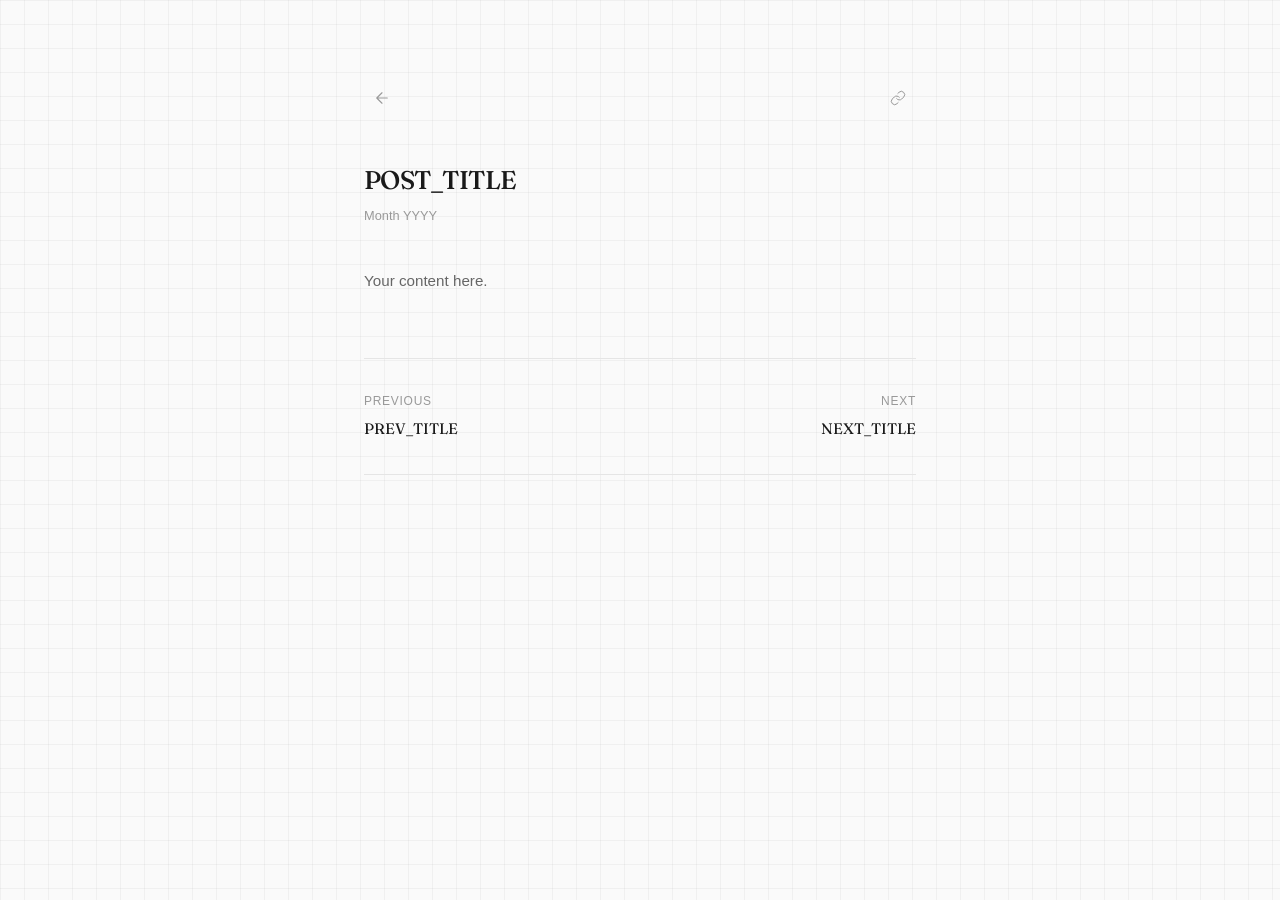
<file: notes/_template.html>
<!DOCTYPE html>
<html lang="en">
<head>
    <meta charset="UTF-8">
    <meta name="viewport" content="width=device-width, initial-scale=1.0">
    <title>POST_TITLE — Tyler Giroud</title>
    <meta name="description" content="POST_DESCRIPTION">
    <meta name="author" content="Tyler Giroud">

    <!-- Open Graph -->
    <meta property="og:title" content="POST_TITLE — Tyler Giroud">
    <meta property="og:description" content="POST_DESCRIPTION">
    <meta property="og:type" content="article">
    <meta property="og:url" content="https://tylergiroud.com/notes/POST_SLUG.html">

    <!-- Favicon -->
    <link rel="icon" type="image/png" sizes="32x32" href="../favicon-32.png">
    <link rel="apple-touch-icon" sizes="180x180" href="../apple-touch-icon.png">

    <link rel="preconnect" href="https://fonts.googleapis.com">
    <link rel="preconnect" href="https://fonts.gstatic.com" crossorigin>
    <link href="https://fonts.googleapis.com/css2?family=Fraunces:ital,opsz,wght@0,9..144,300;0,9..144,400;0,9..144,500;0,9..144,600;1,9..144,300;1,9..144,400&display=swap" rel="stylesheet">
    <link rel="stylesheet" href="../style.css">
</head>
<body>
    <main>
        <nav class="post-nav">
            <a href="../index.html" class="back-link">
                <svg width="18" height="18" viewBox="0 0 24 24" fill="none" xmlns="http://www.w3.org/2000/svg"><path d="M19 12H5M5 12L12 19M5 12L12 5" stroke="currentColor" stroke-width="1.5" stroke-linecap="round" stroke-linejoin="round"/></svg>
            </a>
            <button class="copy-link" onclick="navigator.clipboard.writeText(window.location.href).then(()=>{this.classList.add('copied');setTimeout(()=>this.classList.remove('copied'),2000)})">
                <svg class="copy-icon" width="16" height="16" viewBox="0 0 24 24" fill="none" xmlns="http://www.w3.org/2000/svg"><path d="M10 13a5 5 0 0 0 7.54.54l3-3a5 5 0 0 0-7.07-7.07l-1.72 1.71" stroke="currentColor" stroke-width="1.5" stroke-linecap="round" stroke-linejoin="round"/><path d="M14 11a5 5 0 0 0-7.54-.54l-3 3a5 5 0 0 0 7.07 7.07l1.71-1.71" stroke="currentColor" stroke-width="1.5" stroke-linecap="round" stroke-linejoin="round"/></svg>
                <svg class="check-icon" width="16" height="16" viewBox="0 0 24 24" fill="none" xmlns="http://www.w3.org/2000/svg"><path d="M20 6L9 17L4 12" stroke="currentColor" stroke-width="1.5" stroke-linecap="round" stroke-linejoin="round"/></svg>
            </button>
        </nav>

        <article class="post">
            <header class="post-header">
                <h1 class="post-title">POST_TITLE</h1>
                <time class="post-date" datetime="YYYY-MM-DD">Month YYYY</time>
            </header>

            <div class="post-body">
                <p>Your content here.</p>
            </div>
        </article>

        <nav class="post-pagination">
            <!-- Previous post (left side) — remove or leave placeholder if none -->
            <a href="PREV_SLUG.html" class="pagination-link pagination-prev">
                <span class="pagination-label">Previous</span>
                <span class="pagination-title">PREV_TITLE</span>
            </a>
            <!-- Next post (right side) — remove or leave placeholder if none -->
            <a href="NEXT_SLUG.html" class="pagination-link pagination-next">
                <span class="pagination-label">Next</span>
                <span class="pagination-title">NEXT_TITLE</span>
            </a>
        </nav>

    </main>
</body>
</html>
</file>
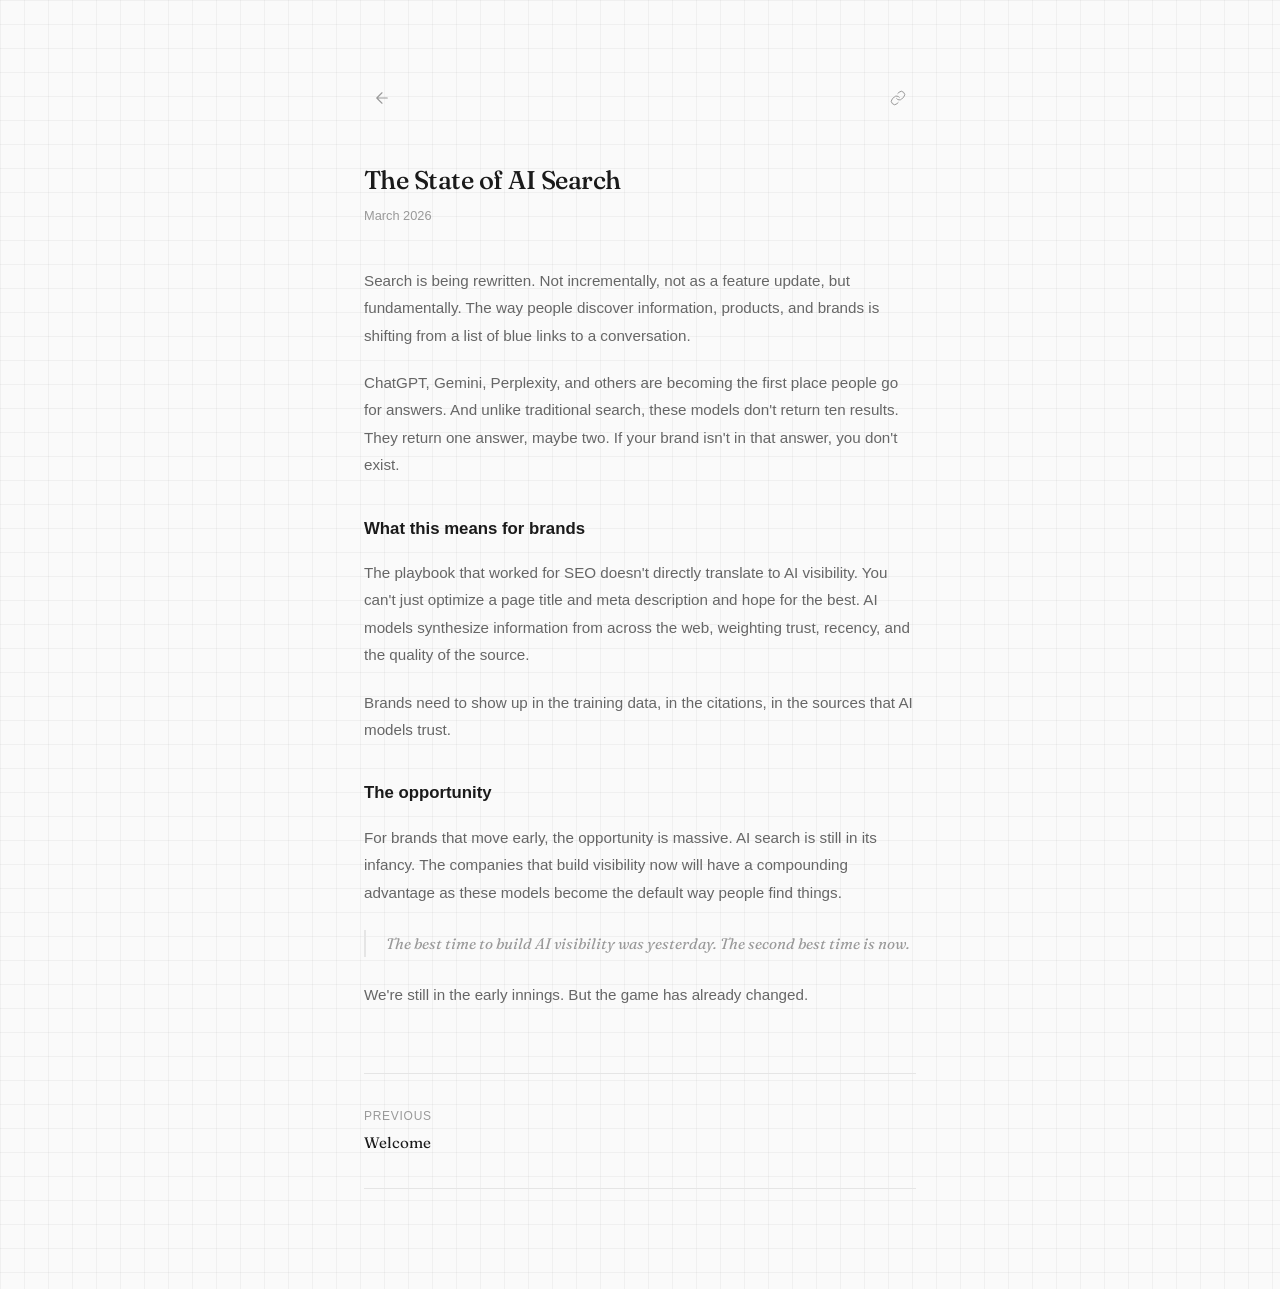
<file: notes/the-state-of-ai-search.html>
<!DOCTYPE html>
<html lang="en">
<head>
    <meta charset="UTF-8">
    <meta name="viewport" content="width=device-width, initial-scale=1.0">
    <title>The State of AI Search — Tyler Giroud</title>
    <meta name="description" content="How AI-powered search is reshaping discovery and what it means for brands trying to stay visible.">
    <meta name="author" content="Tyler Giroud">

    <!-- Open Graph -->
    <meta property="og:title" content="The State of AI Search — Tyler Giroud">
    <meta property="og:description" content="How AI-powered search is reshaping discovery and what it means for brands trying to stay visible.">
    <meta property="og:type" content="article">
    <meta property="og:url" content="https://tylergiroud.com/notes/the-state-of-ai-search.html">

    <!-- Favicon -->
    <link rel="icon" type="image/png" sizes="32x32" href="../favicon-32.png">
    <link rel="apple-touch-icon" sizes="180x180" href="../apple-touch-icon.png">

    <link rel="preconnect" href="https://fonts.googleapis.com">
    <link rel="preconnect" href="https://fonts.gstatic.com" crossorigin>
    <link href="https://fonts.googleapis.com/css2?family=Fraunces:ital,opsz,wght@0,9..144,300;0,9..144,400;0,9..144,500;0,9..144,600;1,9..144,300;1,9..144,400&display=swap" rel="stylesheet">
    <link rel="stylesheet" href="../style.css">
</head>
<body>
    <main>
        <nav class="post-nav">
            <a href="../index.html" class="back-link">
                <svg width="18" height="18" viewBox="0 0 24 24" fill="none" xmlns="http://www.w3.org/2000/svg"><path d="M19 12H5M5 12L12 19M5 12L12 5" stroke="currentColor" stroke-width="1.5" stroke-linecap="round" stroke-linejoin="round"/></svg>
            </a>
            <button class="copy-link" onclick="navigator.clipboard.writeText(window.location.href).then(()=>{this.classList.add('copied');setTimeout(()=>this.classList.remove('copied'),2000)})">
                <svg class="copy-icon" width="16" height="16" viewBox="0 0 24 24" fill="none" xmlns="http://www.w3.org/2000/svg"><path d="M10 13a5 5 0 0 0 7.54.54l3-3a5 5 0 0 0-7.07-7.07l-1.72 1.71" stroke="currentColor" stroke-width="1.5" stroke-linecap="round" stroke-linejoin="round"/><path d="M14 11a5 5 0 0 0-7.54-.54l-3 3a5 5 0 0 0 7.07 7.07l1.71-1.71" stroke="currentColor" stroke-width="1.5" stroke-linecap="round" stroke-linejoin="round"/></svg>
                <svg class="check-icon" width="16" height="16" viewBox="0 0 24 24" fill="none" xmlns="http://www.w3.org/2000/svg"><path d="M20 6L9 17L4 12" stroke="currentColor" stroke-width="1.5" stroke-linecap="round" stroke-linejoin="round"/></svg>
            </button>
        </nav>

        <article class="post">
            <header class="post-header">
                <h1 class="post-title">The State of AI Search</h1>
                <time class="post-date" datetime="2026-03-03">March 2026</time>
            </header>

            <div class="post-body">
                <p>Search is being rewritten. Not incrementally, not as a feature update, but fundamentally. The way people discover information, products, and brands is shifting from a list of blue links to a conversation.</p>

                <p>ChatGPT, Gemini, Perplexity, and others are becoming the first place people go for answers. And unlike traditional search, these models don't return ten results. They return one answer, maybe two. If your brand isn't in that answer, you don't exist.</p>

                <h2>What this means for brands</h2>

                <p>The playbook that worked for SEO doesn't directly translate to AI visibility. You can't just optimize a page title and meta description and hope for the best. AI models synthesize information from across the web, weighting trust, recency, and the quality of the source.</p>

                <p>Brands need to show up in the training data, in the citations, in the sources that AI models trust.</p>

                <h2>The opportunity</h2>

                <p>For brands that move early, the opportunity is massive. AI search is still in its infancy. The companies that build visibility now will have a compounding advantage as these models become the default way people find things.</p>

                <blockquote>
                    <p>The best time to build AI visibility was yesterday. The second best time is now.</p>
                </blockquote>

                <p>We're still in the early innings. But the game has already changed.</p>
            </div>
        </article>

        <nav class="post-pagination">
            <a href="welcome.html" class="pagination-link pagination-prev">
                <span class="pagination-label">Previous</span>
                <span class="pagination-title">Welcome</span>
            </a>
            <span class="pagination-placeholder"></span>
        </nav>

    </main>
</body>
</html>
</file>
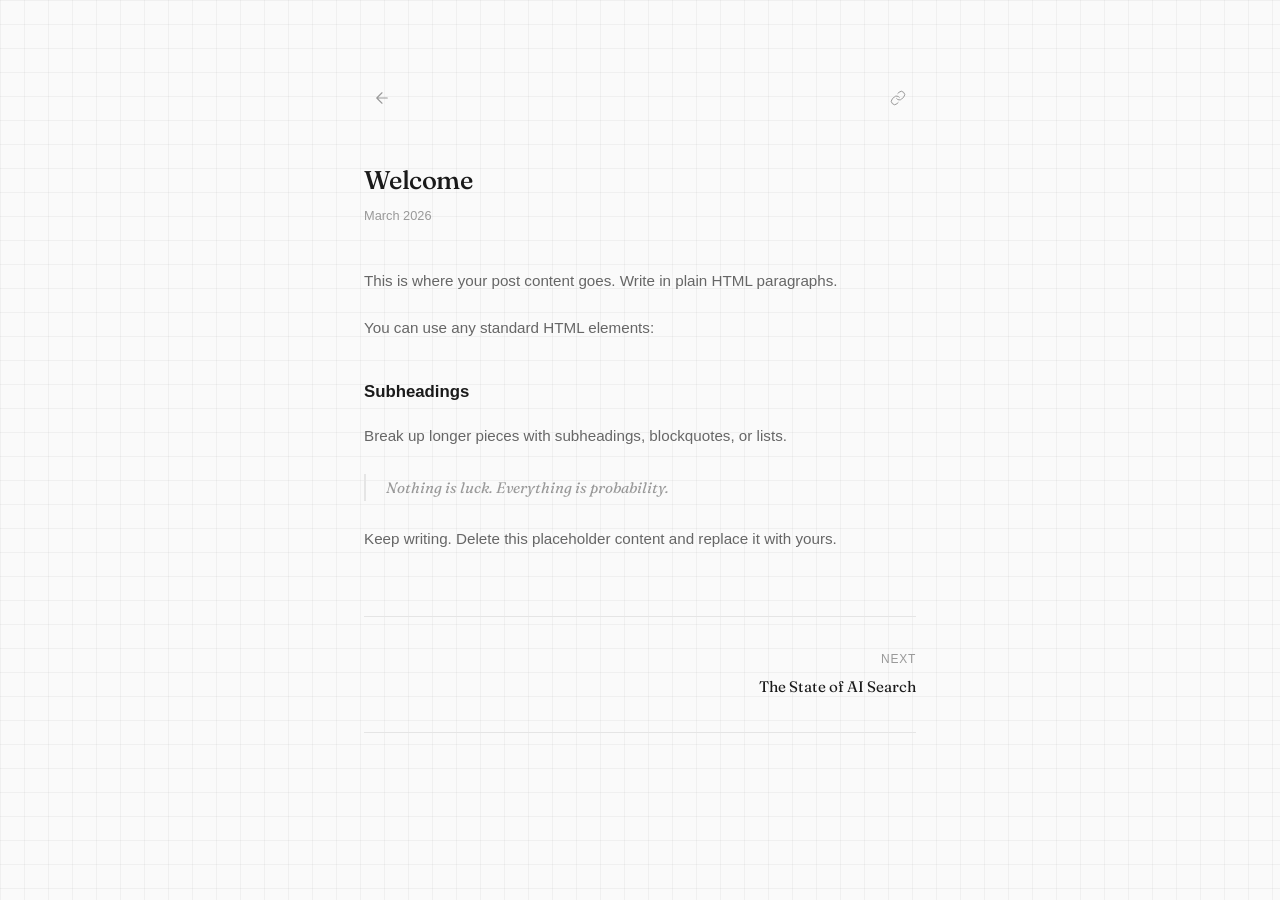
<file: notes/welcome.html>
<!DOCTYPE html>
<html lang="en">
<head>
    <meta charset="UTF-8">
    <meta name="viewport" content="width=device-width, initial-scale=1.0">
    <title>Welcome — Tyler Giroud</title>
    <meta name="description" content="Why I started this site — a space to write about AI, startups, and whatever else is worth saying.">
    <meta name="author" content="Tyler Giroud">

    <!-- Open Graph -->
    <meta property="og:title" content="Welcome — Tyler Giroud">
    <meta property="og:description" content="Why I started this site — a space to write about AI, startups, and whatever else is worth saying.">
    <meta property="og:type" content="article">
    <meta property="og:url" content="https://tylergiroud.com/notes/welcome.html">

    <!-- Favicon -->
    <link rel="icon" type="image/png" sizes="32x32" href="../favicon-32.png">
    <link rel="apple-touch-icon" sizes="180x180" href="../apple-touch-icon.png">

    <link rel="preconnect" href="https://fonts.googleapis.com">
    <link rel="preconnect" href="https://fonts.gstatic.com" crossorigin>
    <link href="https://fonts.googleapis.com/css2?family=Fraunces:ital,opsz,wght@0,9..144,300;0,9..144,400;0,9..144,500;0,9..144,600;1,9..144,300;1,9..144,400&display=swap" rel="stylesheet">
    <link rel="stylesheet" href="../style.css">
</head>
<body>
    <main>
        <nav class="post-nav">
            <a href="../index.html" class="back-link">
                <svg width="18" height="18" viewBox="0 0 24 24" fill="none" xmlns="http://www.w3.org/2000/svg"><path d="M19 12H5M5 12L12 19M5 12L12 5" stroke="currentColor" stroke-width="1.5" stroke-linecap="round" stroke-linejoin="round"/></svg>
            </a>
            <button class="copy-link" onclick="navigator.clipboard.writeText(window.location.href).then(()=>{this.classList.add('copied');setTimeout(()=>this.classList.remove('copied'),2000)})">
                <svg class="copy-icon" width="16" height="16" viewBox="0 0 24 24" fill="none" xmlns="http://www.w3.org/2000/svg"><path d="M10 13a5 5 0 0 0 7.54.54l3-3a5 5 0 0 0-7.07-7.07l-1.72 1.71" stroke="currentColor" stroke-width="1.5" stroke-linecap="round" stroke-linejoin="round"/><path d="M14 11a5 5 0 0 0-7.54-.54l-3 3a5 5 0 0 0 7.07 7.07l1.71-1.71" stroke="currentColor" stroke-width="1.5" stroke-linecap="round" stroke-linejoin="round"/></svg>
                <svg class="check-icon" width="16" height="16" viewBox="0 0 24 24" fill="none" xmlns="http://www.w3.org/2000/svg"><path d="M20 6L9 17L4 12" stroke="currentColor" stroke-width="1.5" stroke-linecap="round" stroke-linejoin="round"/></svg>
            </button>
        </nav>

        <article class="post">
            <header class="post-header">
                <h1 class="post-title">Welcome</h1>
                <time class="post-date" datetime="2026-03-03">March 2026</time>
            </header>

            <div class="post-body">
                <p>This is where your post content goes. Write in plain HTML paragraphs.</p>

                <p>You can use any standard HTML elements:</p>

                <h2>Subheadings</h2>

                <p>Break up longer pieces with subheadings, blockquotes, or lists.</p>

                <blockquote>
                    <p>Nothing is luck. Everything is probability.</p>
                </blockquote>

                <p>Keep writing. Delete this placeholder content and replace it with yours.</p>
            </div>
        </article>

        <nav class="post-pagination">
            <span class="pagination-placeholder"></span>
            <a href="the-state-of-ai-search.html" class="pagination-link pagination-next">
                <span class="pagination-label">Next</span>
                <span class="pagination-title">The State of AI Search</span>
            </a>
        </nav>

    </main>
</body>
</html>
</file>
<file: style.css>
/* === Reset & Base === */
*, *::before, *::after {
    margin: 0;
    padding: 0;
    box-sizing: border-box;
}

:root {
    --text: #1a1a1a;
    --text-secondary: #666;
    --text-tertiary: #999;
    --bg: #fafafa;
    --link: #1a1a1a;
    --link-hover: #555;
    --border: #e5e5e5;
    --font-body: "Helvetica Neue", Helvetica, Arial, sans-serif;
    --font-display: "Fraunces", Georgia, serif;
}

html {
    font-size: 16px;
    color-scheme: light dark;
    -webkit-font-smoothing: antialiased;
    -moz-osx-font-smoothing: grayscale;
}

body {
    font-family: var(--font-body);
    color: var(--text);
    background-color: var(--bg);
    background-image:
        linear-gradient(rgba(0, 0, 0, 0.04) 1px, transparent 1px),
        linear-gradient(90deg, rgba(0, 0, 0, 0.04) 1px, transparent 1px);
    background-size: 24px 24px;
    line-height: 1.7;
}

/* === Layout === */
main {
    max-width: 600px;
    margin: 0 auto;
    padding: 80px 24px 60px;
}

/* === Header === */
header {
    margin-bottom: 48px;
}

h1 {
    font-family: var(--font-display);
    font-size: 1.4rem;
    font-weight: 500;
    letter-spacing: -0.01em;
    margin-bottom: 4px;
}

.tagline {
    color: var(--text-secondary);
    font-size: 0.9rem;
}

.tagline a {
    color: var(--text-secondary);
    text-decoration: underline;
    text-underline-offset: 3px;
    text-decoration-color: var(--border);
}

.tagline a:hover {
    color: var(--text);
    text-decoration-color: var(--text);
}

/* === Intro === */
.intro {
    margin-bottom: 40px;
}

.intro p {
    font-size: 0.95rem;
    color: var(--text-secondary);
    margin-bottom: 16px;
}

.intro p:last-child {
    margin-bottom: 0;
}

/* === Inline Logo === */
.inline-logo {
    display: inline-block;
    width: 1em;
    height: 1em;
    vertical-align: -0.1em;
    margin-right: 3px;
    border-radius: 3px;
    object-fit: contain;
}

.inline-logo-link {
    color: var(--text-secondary);
    text-decoration: underline;
    text-underline-offset: 3px;
    text-decoration-color: var(--border);
    white-space: nowrap;
}

.inline-logo-link:hover {
    color: var(--text);
    text-decoration-color: var(--text);
}

/* === Tagline Row === */
.tagline-row {
    display: flex;
    align-items: center;
    justify-content: space-between;
}

/* === Meta (location + time) === */
.meta {
    display: flex;
    align-items: center;
    gap: 6px;
}

.meta-item {
    display: flex;
    align-items: center;
    gap: 4px;
    font-size: 0.8rem;
    color: var(--text-tertiary);
}

.meta-divider {
    font-size: 0.8rem;
    color: var(--text-tertiary);
}

.meta-icon {
    width: 12px;
    height: 12px;
    color: var(--text-tertiary);
}

/* === Links === */
.links {
    display: flex;
    flex-wrap: wrap;
    gap: 10px;
    margin-bottom: 56px;
    padding-bottom: 56px;
    border-bottom: 1px solid var(--border);
}

.links a {
    font-size: 0.82rem;
    color: var(--text-secondary);
    text-decoration: none;
    padding: 6px 16px;
    border: 1px solid var(--border);
    border-radius: 20px;
    transition: color 0.15s ease, border-color 0.15s ease, background-color 0.15s ease;
}

.links a:hover {
    color: var(--text);
    border-color: var(--text-tertiary);
    background-color: rgba(0, 0, 0, 0.02);
}

/* === Companies === */
.companies {
    margin-bottom: 56px;
    padding-bottom: 56px;
    border-bottom: 1px solid var(--border);
}

.companies h2 {
    font-size: 0.8rem;
    font-weight: 500;
    text-transform: uppercase;
    letter-spacing: 0.08em;
    color: var(--text-tertiary);
    margin-bottom: 20px;
}

.cards {
    display: grid;
    grid-template-columns: 1fr 1fr;
    gap: 16px;
}

.card {
    display: flex;
    flex-direction: column;
    background: #fff;
    border-radius: 12px;
    padding: 20px;
    text-decoration: none;
    color: var(--text);
    box-shadow: 0 1px 3px rgba(0, 0, 0, 0.04), 0 1px 2px rgba(0, 0, 0, 0.06);
    transition: box-shadow 0.2s ease, transform 0.2s ease;
}

.card:hover {
    box-shadow: 0 4px 12px rgba(0, 0, 0, 0.08), 0 2px 4px rgba(0, 0, 0, 0.06);
    transform: translateY(-1px);
}

.card-icon {
    width: 40px;
    height: 40px;
    margin-bottom: 16px;
}

.card-icon svg,
.card-icon img {
    width: 100%;
    height: 100%;
    border-radius: 8px;
    object-fit: contain;
}

.card-text h3 {
    font-size: 0.9rem;
    font-weight: 600;
    margin-bottom: 4px;
}

.card-text p {
    font-size: 0.8rem;
    color: var(--text-secondary);
    line-height: 1.5;
}

@media (max-width: 480px) {
    .cards {
        grid-template-columns: 1fr;
    }
}

/* === Writing === */
.notes {
    margin-bottom: 80px;
}

.notes h2 {
    font-size: 0.8rem;
    font-weight: 500;
    text-transform: uppercase;
    letter-spacing: 0.08em;
    color: var(--text-tertiary);
    margin-bottom: 20px;
}

.notes ul {
    list-style: none;
}

.notes li {
    display: flex;
    align-items: baseline;
    gap: 16px;
    padding: 8px 0;
}

.notes .date {
    font-size: 0.8rem;
    color: var(--text-tertiary);
    font-variant-numeric: tabular-nums;
    flex-shrink: 0;
    min-width: 36px;
}

.notes li a {
    font-family: var(--font-display);
    font-size: 0.95rem;
    font-weight: 400;
    color: var(--text);
    text-decoration: none;
    transition: color 0.15s ease;
}

.notes li a:hover {
    color: var(--text-secondary);
}

/* === Post Navigation === */
.post-nav {
    display: flex;
    align-items: center;
    justify-content: space-between;
    margin-bottom: 48px;
}

.back-link {
    display: inline-flex;
    align-items: center;
    justify-content: center;
    width: 36px;
    height: 36px;
    border-radius: 50%;
    color: var(--text-tertiary);
    text-decoration: none;
    transition: color 0.15s ease, background-color 0.15s ease;
}

.back-link:hover {
    color: var(--text);
    background-color: rgba(0, 0, 0, 0.04);
}

.copy-link {
    display: inline-flex;
    align-items: center;
    justify-content: center;
    width: 36px;
    height: 36px;
    border-radius: 50%;
    border: none;
    background: none;
    color: var(--text-tertiary);
    cursor: pointer;
    transition: color 0.15s ease, background-color 0.15s ease;
}

.copy-link:hover {
    color: var(--text);
    background-color: rgba(0, 0, 0, 0.04);
}

.copy-link .check-icon {
    display: none;
}

.copy-link.copied .copy-icon {
    display: none;
}

.copy-link.copied .check-icon {
    display: block;
    color: #22c55e;
}

/* === Post === */
.post-header {
    margin-bottom: 40px;
}

.post-title {
    font-family: var(--font-display);
    font-size: 1.6rem;
    font-weight: 500;
    letter-spacing: -0.02em;
    line-height: 1.3;
    margin-bottom: 8px;
}

.post-date {
    display: block;
    font-size: 0.8rem;
    color: var(--text-tertiary);
}

.post-body {
    margin-bottom: 64px;
}

.post-body p {
    font-size: 0.95rem;
    color: var(--text-secondary);
    margin-bottom: 20px;
    line-height: 1.8;
}

.post-body p:last-child {
    margin-bottom: 0;
}

.post-body h2 {
    font-size: 1.05rem;
    font-weight: 600;
    color: var(--text);
    margin-top: 36px;
    margin-bottom: 16px;
}

.post-body h3 {
    font-size: 0.95rem;
    font-weight: 600;
    color: var(--text);
    margin-top: 28px;
    margin-bottom: 12px;
}

.post-body blockquote {
    border-left: 2px solid var(--border);
    padding-left: 20px;
    margin: 24px 0;
}

.post-body blockquote p {
    font-family: var(--font-display);
    font-style: italic;
    color: var(--text-tertiary);
}

.post-body a {
    color: var(--text);
    text-decoration: underline;
    text-underline-offset: 3px;
    text-decoration-color: var(--border);
}

.post-body a:hover {
    text-decoration-color: var(--text);
}

.post-body ul,
.post-body ol {
    margin: 16px 0;
    padding-left: 24px;
}

.post-body li {
    font-size: 0.95rem;
    color: var(--text-secondary);
    line-height: 1.8;
    margin-bottom: 8px;
}

.post-body img {
    max-width: 100%;
    border-radius: 8px;
    margin: 24px 0;
}

/* === Post Pagination === */
.post-pagination {
    display: flex;
    justify-content: space-between;
    align-items: flex-start;
    padding: 32px 0;
    margin-bottom: 40px;
    border-top: 1px solid var(--border);
    border-bottom: 1px solid var(--border);
}

.pagination-link {
    display: flex;
    flex-direction: column;
    gap: 4px;
    text-decoration: none;
    max-width: 45%;
    transition: opacity 0.15s ease;
}

.pagination-link:hover {
    opacity: 0.6;
}

.pagination-prev {
    align-items: flex-start;
}

.pagination-next {
    align-items: flex-end;
    margin-left: auto;
}

.pagination-label {
    font-size: 0.75rem;
    text-transform: uppercase;
    letter-spacing: 0.06em;
    color: var(--text-tertiary);
}

.pagination-title {
    font-family: var(--font-display);
    font-size: 0.95rem;
    font-weight: 400;
    color: var(--text);
}

.pagination-placeholder {
    flex: 1;
}

/* === Responsive === */
@media (max-width: 480px) {
    main {
        padding: 48px 20px 40px;
    }

    .tagline-row {
        flex-direction: column;
        align-items: flex-start;
        gap: 4px;
    }

    .links {
        gap: 8px;
    }

    .links a {
        min-height: 44px;
        display: inline-flex;
        align-items: center;
    }

    .notes li {
        padding: 10px 0;
        min-height: 44px;
    }

    .post-pagination {
        flex-direction: column;
        gap: 24px;
    }

    .pagination-link {
        max-width: 100%;
        padding: 8px 0;
        min-height: 44px;
    }

    .pagination-next {
        align-items: flex-start;
    }
}

/* === Dark Mode === */
@media (prefers-color-scheme: dark) {
    :root {
        --text: #e5e5e5;
        --text-secondary: #a0a0a0;
        --text-tertiary: #666;
        --bg: #141414;
        --link: #e5e5e5;
        --link-hover: #bbb;
        --border: #2a2a2a;
    }

    .card {
        background: #1c1c1c;
        box-shadow: 0 1px 3px rgba(0, 0, 0, 0.2), 0 1px 2px rgba(0, 0, 0, 0.3);
    }

    .card:hover {
        box-shadow: 0 4px 12px rgba(0, 0, 0, 0.3), 0 2px 4px rgba(0, 0, 0, 0.4);
    }

    body {
        background-image:
            linear-gradient(rgba(255, 255, 255, 0.04) 1px, transparent 1px),
            linear-gradient(90deg, rgba(255, 255, 255, 0.04) 1px, transparent 1px);
    }

    .links a:hover {
        background-color: rgba(255, 255, 255, 0.04);
    }

    .back-link:hover,
    .copy-link:hover {
        background-color: rgba(255, 255, 255, 0.06);
    }
}
</file>
